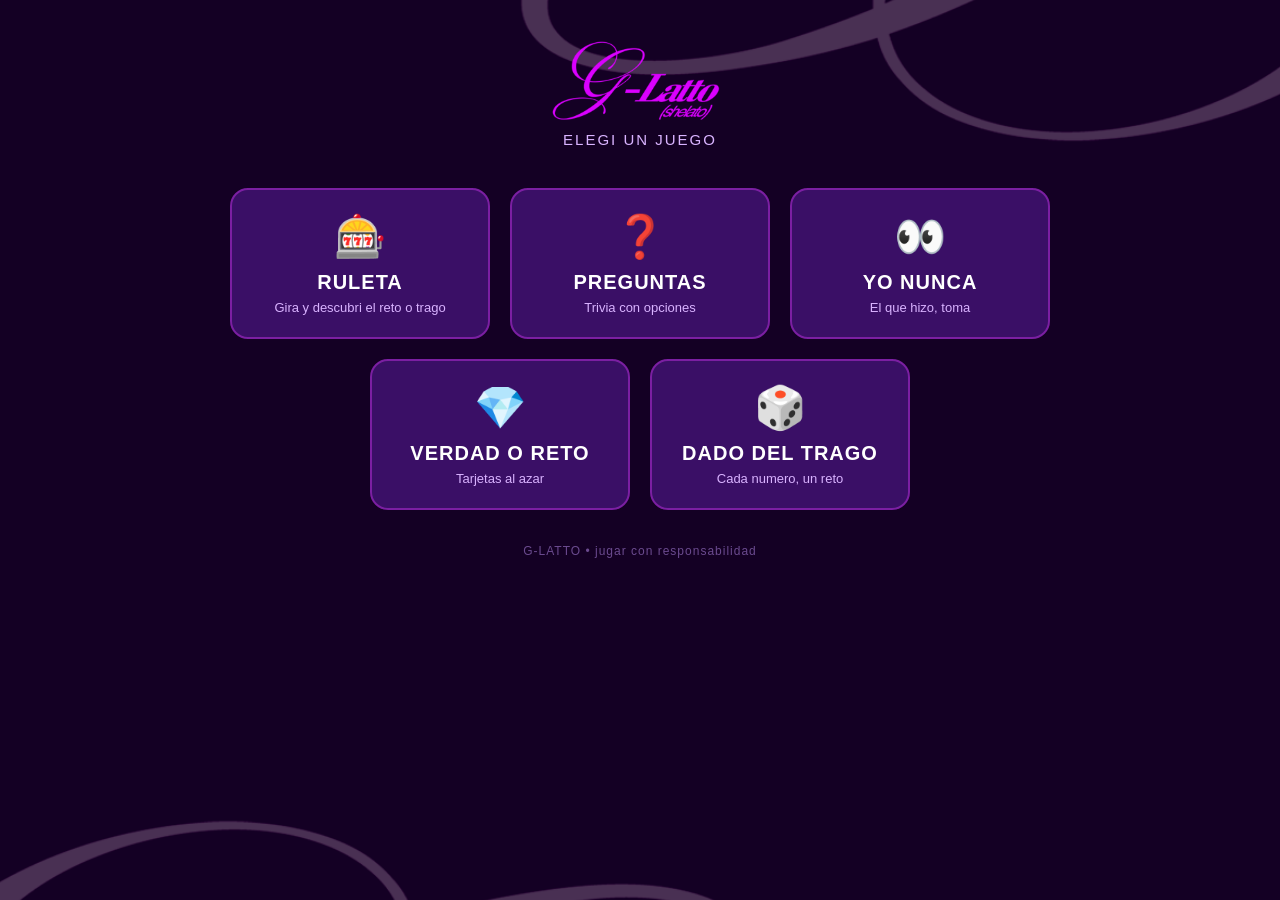
<file: index.html>
<!DOCTYPE html>
<html lang="es">
<head>
<meta charset="UTF-8">
<meta name="viewport" content="width=device-width, initial-scale=1, maximum-scale=1, user-scalable=no">
<title>G-LATTO - Juegos</title>
<link rel="manifest" href="manifest.json">
<link rel="icon" href="assets/icon-192.png">
<link rel="apple-touch-icon" href="assets/icon-touch.png">
<meta name="theme-color" content="#150429">
<meta name="mobile-web-app-capable" content="yes">
<meta name="apple-mobile-web-app-capable" content="yes">
<meta name="apple-mobile-web-app-status-bar-style" content="black-translucent">
<meta name="apple-mobile-web-app-title" content="G-Latto">
<link rel="stylesheet" href="css/style.css">
</head>
<body>

<div class="bg-fixed"></div>

<div class="wrap">

  <div class="top-header">
    <img class="logo" src="assets/glatto-logo.png" alt="G-Latto">
    <div class="subtitle">Elegi un juego</div>
  </div>

  <div class="game-list" id="gameList">

    <a class="game-card" href="ruleta.html">
      <span class="icon">&#127920;</span>
      <span class="name">Ruleta</span>
      <div class="desc">Gira y descubri el reto o trago</div>
    </a>

    <a class="game-card" href="preguntas.html">
      <span class="icon">&#10067;</span>
      <span class="name">Preguntas</span>
      <div class="desc">Trivia con opciones</div>
    </a>

    <a class="game-card" href="yonunca.html">
      <span class="icon">&#128064;</span>
      <span class="name">Yo Nunca</span>
      <div class="desc">El que hizo, toma</div>
    </a>

    <a class="game-card" href="verdadoreto.html">
      <span class="icon">&#128142;</span>
      <span class="name">Verdad o Reto</span>
      <div class="desc">Tarjetas al azar</div>
    </a>

    <a class="game-card" href="dado.html">
      <span class="icon">&#127922;</span>
      <span class="name">Dado del Trago</span>
      <div class="desc">Cada numero, un reto</div>
    </a>

  </div>

  <div class="footer-note">G-LATTO &bull; jugar con responsabilidad</div>

</div>

<div class="toast" id="toast"></div>

<script src="js/common.js"></script>
<script>
  (function () {
    var cards = document.querySelectorAll('.game-card.disabled');
    for (var i = 0; i < cards.length; i++) {
      cards[i].addEventListener('click', function (e) {
        e.preventDefault();
        var name = this.getAttribute('data-game');
        showToast(name + ': muy pronto');
      });
    }
  })();
</script>

</body>
</html>
</file>
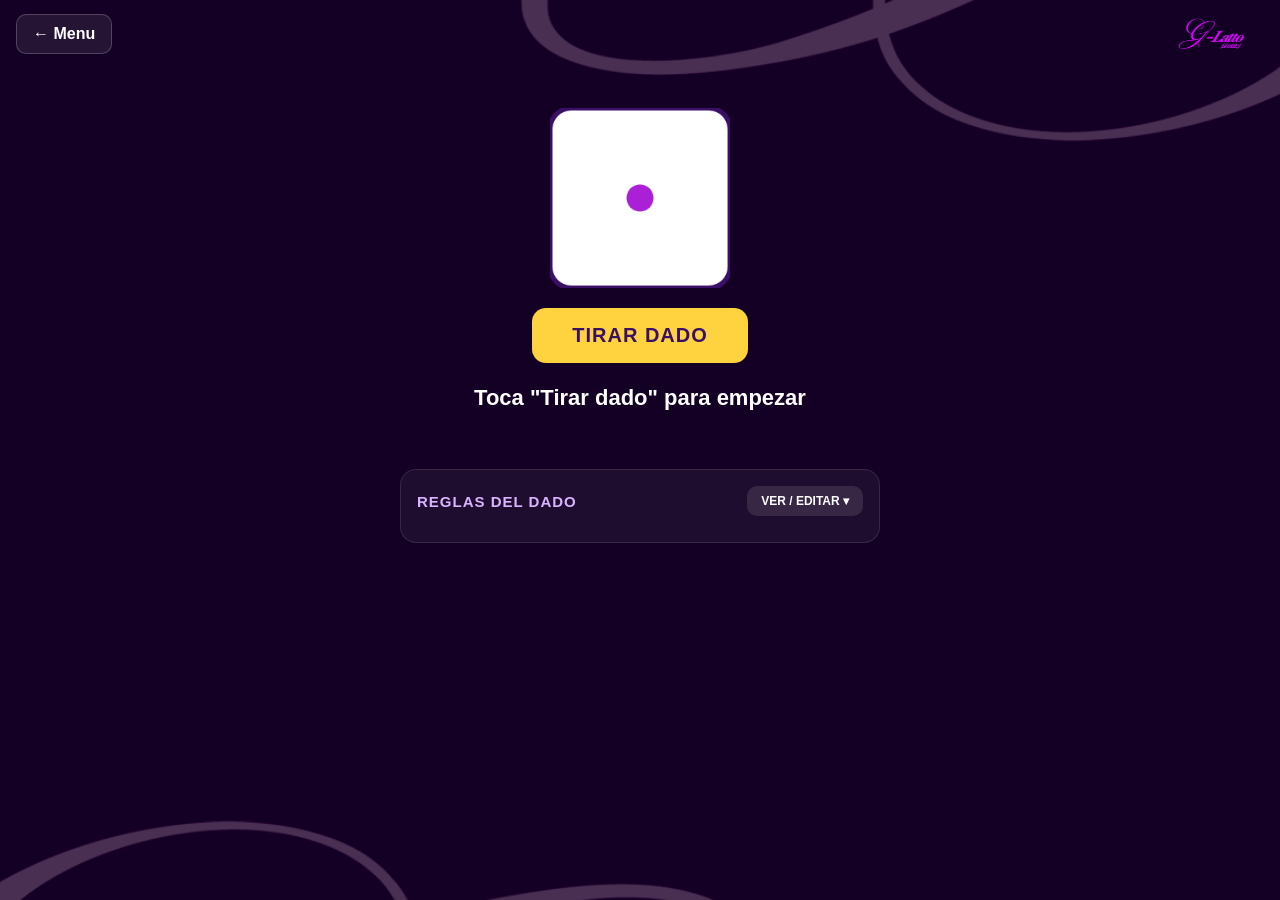
<file: dado.html>
<!DOCTYPE html>
<html lang="es">
<head>
<meta charset="UTF-8">
<meta name="viewport" content="width=device-width, initial-scale=1, maximum-scale=1, user-scalable=no">
<title>G-LATTO - Dado del Trago</title>
<link rel="manifest" href="manifest.json">
<link rel="icon" href="assets/icon-192.png">
<link rel="apple-touch-icon" href="assets/icon-touch.png">
<meta name="theme-color" content="#150429">
<meta name="mobile-web-app-capable" content="yes">
<meta name="apple-mobile-web-app-capable" content="yes">
<meta name="apple-mobile-web-app-status-bar-style" content="black-translucent">
<meta name="apple-mobile-web-app-title" content="G-Latto">
<link rel="stylesheet" href="css/style.css">
<link rel="stylesheet" href="css/dado.css">
</head>
<body>

<div class="bg-fixed"></div>

<div class="back-bar">
  <a class="back-link" href="index.html">&larr; Menu</a>
  <img class="mini-logo" src="assets/glatto-logo.png" alt="G-Latto">
</div>

<div class="wrap">

  <div class="dice-area">
    <canvas id="diceCanvas" width="220" height="220"></canvas>
    <button class="btn btn-gold roll-btn" id="rollBtn">Tirar dado</button>
    <div class="dice-rule" id="diceRule">Toca "Tirar dado" para empezar</div>
  </div>

  <div class="options-area">
    <div class="options-header">
      <span>Reglas del dado</span>
      <button class="btn-small" id="toggleListBtn">Ver / editar &#9662;</button>
    </div>

    <div class="options-body hidden" id="optionsBody">
      <ul class="options-list" id="rulesList"></ul>
    </div>
  </div>

</div>

<div class="result-overlay" id="editOverlay">
  <div class="result-card edit-card">
    <div class="result-label" id="editTitle">Editar regla</div>
    <input type="text" id="editRuleText" class="edit-input" maxlength="60" placeholder="Regla para este numero...">
    <div class="edit-actions">
      <button class="btn btn-secondary" id="cancelEditBtn">Cancelar</button>
      <button class="btn btn-gold" id="saveEditBtn">Guardar</button>
    </div>
  </div>
</div>

<div class="toast" id="toast"></div>

<script src="js/common.js"></script>
<script src="js/dado.js"></script>
</body>
</html>
</file>
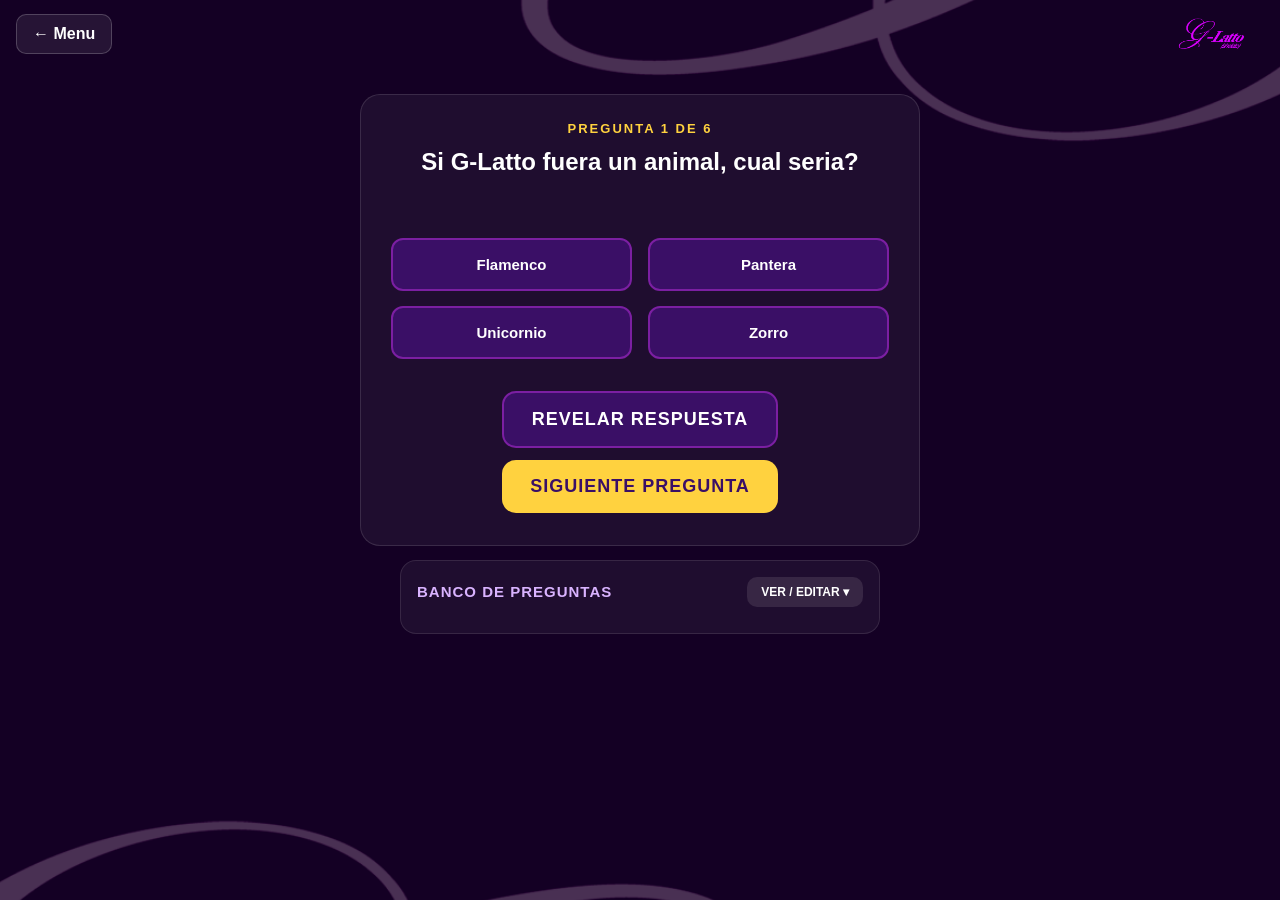
<file: preguntas.html>
<!DOCTYPE html>
<html lang="es">
<head>
<meta charset="UTF-8">
<meta name="viewport" content="width=device-width, initial-scale=1, maximum-scale=1, user-scalable=no">
<title>G-LATTO - Preguntas</title>
<link rel="manifest" href="manifest.json">
<link rel="icon" href="assets/icon-192.png">
<link rel="apple-touch-icon" href="assets/icon-touch.png">
<meta name="theme-color" content="#150429">
<meta name="mobile-web-app-capable" content="yes">
<meta name="apple-mobile-web-app-capable" content="yes">
<meta name="apple-mobile-web-app-status-bar-style" content="black-translucent">
<meta name="apple-mobile-web-app-title" content="G-Latto">
<link rel="stylesheet" href="css/style.css">
<link rel="stylesheet" href="css/preguntas.css">
</head>
<body>

<div class="bg-fixed"></div>

<div class="back-bar">
  <a class="back-link" href="index.html">&larr; Menu</a>
  <img class="mini-logo" src="assets/glatto-logo.png" alt="G-Latto">
</div>

<div class="wrap">

  <div class="quiz-area">
    <div class="question-card" id="questionCard">
      <div class="question-counter" id="questionCounter">Pregunta</div>
      <div class="question-text" id="questionText">Agrega preguntas para empezar</div>
      <div class="options-grid" id="optionsGrid"></div>
      <div class="quiz-actions">
        <button class="btn btn-secondary" id="revealBtn">Revelar respuesta</button>
        <button class="btn btn-gold" id="nextBtn">Siguiente pregunta</button>
      </div>
    </div>
  </div>

  <div class="options-area">
    <div class="options-header">
      <span>Banco de preguntas</span>
      <button class="btn-small" id="toggleListBtn">Ver / editar &#9662;</button>
    </div>

    <div class="options-body hidden" id="optionsBody">
      <div class="options-body-actions">
        <button class="btn-small" id="resetBtn">Restaurar</button>
      </div>

      <ul class="options-list" id="bankList"></ul>

      <button class="btn btn-secondary full-btn" id="addQuestionBtn">+ Agregar pregunta</button>
    </div>
  </div>

</div>

<div class="result-overlay" id="editOverlay">
  <div class="result-card edit-card">
    <div class="result-label" id="editTitle">Nueva pregunta</div>

    <input type="text" id="editQuestionText" class="edit-input" maxlength="90" placeholder="Escribi la pregunta...">
    <input type="text" id="editOpt0" class="edit-input" maxlength="40" placeholder="Opcion 1">
    <input type="text" id="editOpt1" class="edit-input" maxlength="40" placeholder="Opcion 2">
    <input type="text" id="editOpt2" class="edit-input" maxlength="40" placeholder="Opcion 3 (opcional)">
    <input type="text" id="editOpt3" class="edit-input" maxlength="40" placeholder="Opcion 4 (opcional)">

    <div class="correct-label">Cual es la correcta?</div>
    <div class="correct-picker" id="correctPicker">
      <button class="pill" data-index="0">1</button>
      <button class="pill" data-index="1">2</button>
      <button class="pill" data-index="2">3</button>
      <button class="pill" data-index="3">4</button>
    </div>

    <div class="edit-actions">
      <button class="btn btn-secondary" id="cancelEditBtn">Cancelar</button>
      <button class="btn btn-gold" id="saveEditBtn">Guardar</button>
    </div>
  </div>
</div>

<div class="toast" id="toast"></div>

<script src="js/common.js"></script>
<script src="js/preguntas.js"></script>
</body>
</html>
</file>
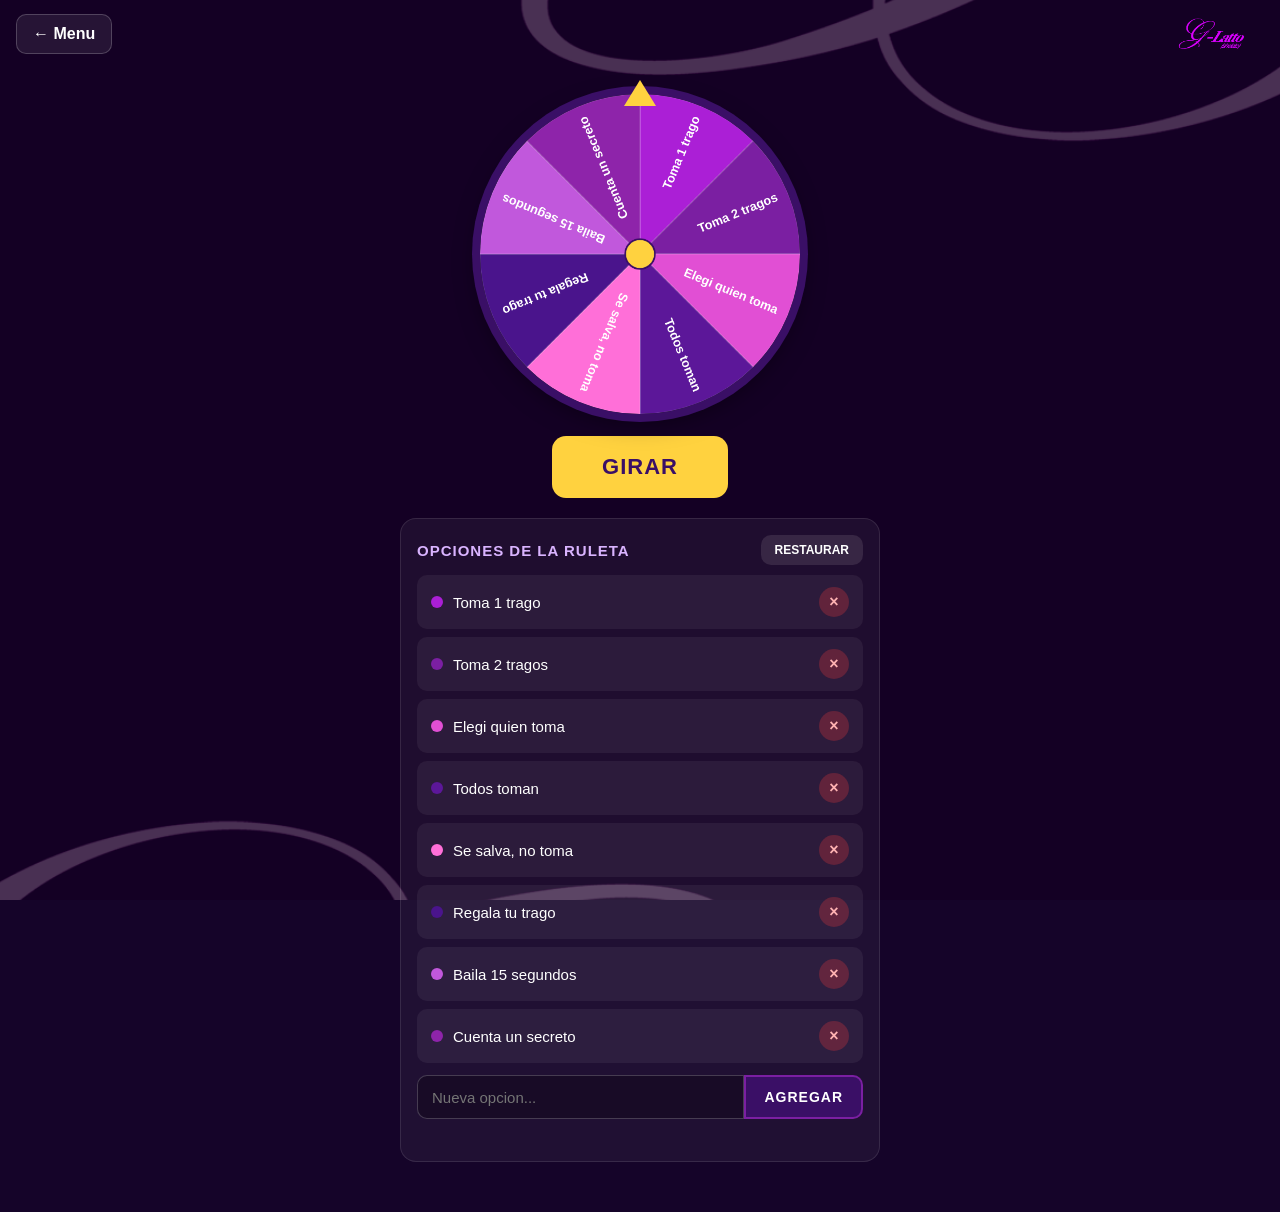
<file: ruleta.html>
<!DOCTYPE html>
<html lang="es">
<head>
<meta charset="UTF-8">
<meta name="viewport" content="width=device-width, initial-scale=1, maximum-scale=1, user-scalable=no">
<title>G-LATTO - Ruleta</title>
<link rel="manifest" href="manifest.json">
<link rel="icon" href="assets/icon-192.png">
<link rel="apple-touch-icon" href="assets/icon-touch.png">
<meta name="theme-color" content="#150429">
<meta name="mobile-web-app-capable" content="yes">
<meta name="apple-mobile-web-app-capable" content="yes">
<meta name="apple-mobile-web-app-status-bar-style" content="black-translucent">
<meta name="apple-mobile-web-app-title" content="G-Latto">
<link rel="stylesheet" href="css/style.css">
<link rel="stylesheet" href="css/ruleta.css">
</head>
<body>

<div class="bg-fixed"></div>

<div class="back-bar">
  <a class="back-link" href="index.html">&larr; Menu</a>
  <img class="mini-logo" src="assets/glatto-logo.png" alt="G-Latto">
</div>

<div class="wrap">

  <div class="ruleta-area">

    <div class="wheel-holder">
      <div class="pointer"></div>
      <div class="wheel-spin" id="wheelSpin">
        <canvas id="wheelCanvas" width="560" height="560"></canvas>
      </div>
    </div>

    <button class="btn btn-gold spin-btn" id="spinBtn">Girar</button>

  </div>

  <div class="options-area">

    <div class="options-header">
      <span>Opciones de la ruleta</span>
      <button class="btn-small" id="resetBtn">Restaurar</button>
    </div>

    <ul class="options-list" id="optionsList"></ul>

    <div class="add-row">
      <input type="text" id="newOption" maxlength="28" placeholder="Nueva opcion...">
      <button class="btn btn-secondary add-btn" id="addBtn">Agregar</button>
    </div>

    <div class="hint" id="hintMsg"></div>

  </div>

</div>

<div class="result-overlay" id="resultOverlay">
  <div class="result-card">
    <div class="result-label">Salio</div>
    <div class="result-text" id="resultText">-</div>
    <button class="btn btn-gold" id="closeResult">Listo</button>
  </div>
</div>

<div class="toast" id="toast"></div>

<script src="js/common.js"></script>
<script src="js/ruleta.js"></script>
</body>
</html>
</file>
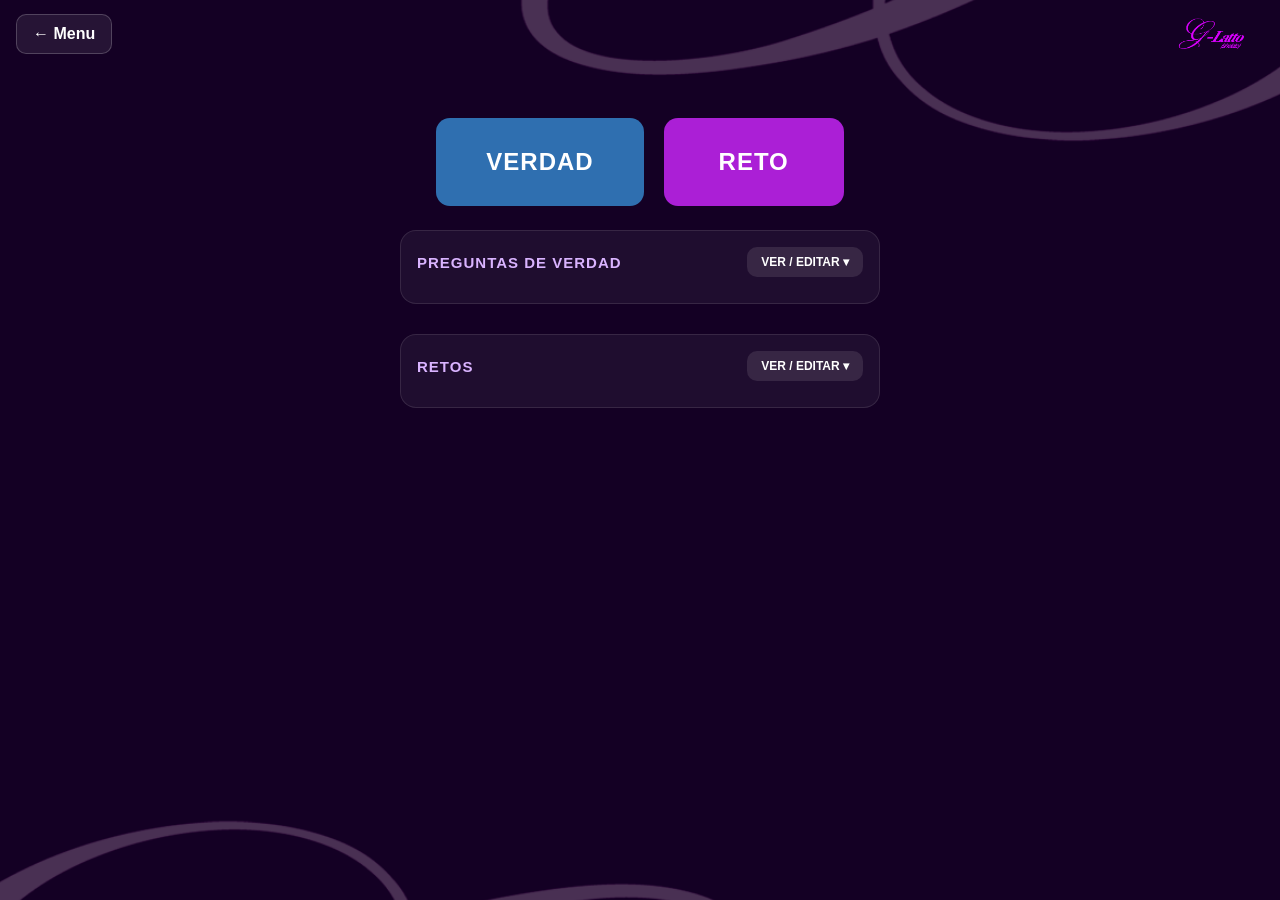
<file: verdadoreto.html>
<!DOCTYPE html>
<html lang="es">
<head>
<meta charset="UTF-8">
<meta name="viewport" content="width=device-width, initial-scale=1, maximum-scale=1, user-scalable=no">
<title>G-LATTO - Verdad o Reto</title>
<link rel="manifest" href="manifest.json">
<link rel="icon" href="assets/icon-192.png">
<link rel="apple-touch-icon" href="assets/icon-touch.png">
<meta name="theme-color" content="#150429">
<meta name="mobile-web-app-capable" content="yes">
<meta name="apple-mobile-web-app-capable" content="yes">
<meta name="apple-mobile-web-app-status-bar-style" content="black-translucent">
<meta name="apple-mobile-web-app-title" content="G-Latto">
<link rel="stylesheet" href="css/style.css">
<link rel="stylesheet" href="css/verdadoreto.css">
</head>
<body>

<div class="bg-fixed"></div>

<div class="back-bar">
  <a class="back-link" href="index.html">&larr; Menu</a>
  <img class="mini-logo" src="assets/glatto-logo.png" alt="G-Latto">
</div>

<div class="wrap">

  <div class="vor-area">

    <div class="choice-row" id="choiceRow">
      <button class="btn vor-choice-btn vor-verdad" id="verdadBtn">Verdad</button>
      <button class="btn vor-choice-btn vor-reto" id="retoBtn">Reto</button>
    </div>

    <div class="question-card" id="cardArea" style="display:none;">
      <div class="question-counter" id="cardCounter">Verdad</div>
      <div class="question-text" id="cardText">-</div>
      <div class="quiz-actions">
        <button class="btn btn-secondary" id="backBtn">Volver</button>
        <button class="btn btn-gold" id="nextCardBtn">Otra</button>
      </div>
    </div>

  </div>

  <div class="options-area">
    <div class="options-header">
      <span>Preguntas de Verdad</span>
      <button class="btn-small" id="toggleVerdadBtn">Ver / editar &#9662;</button>
    </div>
    <div class="options-body hidden" id="verdadBody">
      <div class="options-body-actions">
        <button class="btn-small" id="resetVerdadBtn">Restaurar</button>
      </div>
      <ul class="options-list" id="verdadList"></ul>
      <div class="add-row">
        <input type="text" id="newVerdad" maxlength="80" placeholder="Nueva pregunta de verdad...">
        <button class="btn btn-secondary add-btn" id="addVerdadBtn">Agregar</button>
      </div>
    </div>
  </div>

  <div class="options-area">
    <div class="options-header">
      <span>Retos</span>
      <button class="btn-small" id="toggleRetoBtn">Ver / editar &#9662;</button>
    </div>
    <div class="options-body hidden" id="retoBody">
      <div class="options-body-actions">
        <button class="btn-small" id="resetRetoBtn">Restaurar</button>
      </div>
      <ul class="options-list" id="retoList"></ul>
      <div class="add-row">
        <input type="text" id="newReto" maxlength="80" placeholder="Nuevo reto...">
        <button class="btn btn-secondary add-btn" id="addRetoBtn">Agregar</button>
      </div>
    </div>
  </div>

</div>

<div class="toast" id="toast"></div>

<script src="js/common.js"></script>
<script src="js/verdadoreto.js"></script>
</body>
</html>
</file>
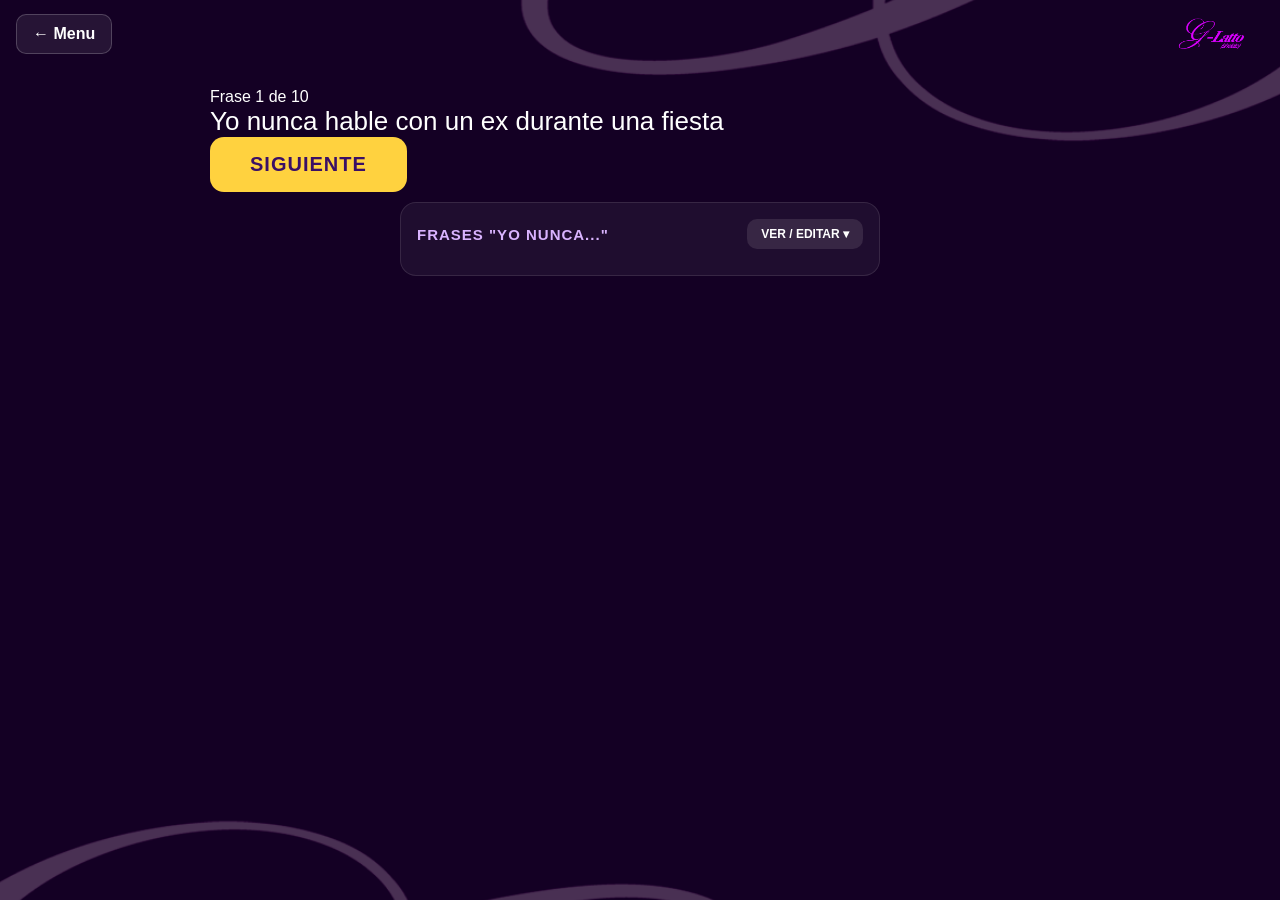
<file: yonunca.html>
<!DOCTYPE html>
<html lang="es">
<head>
<meta charset="UTF-8">
<meta name="viewport" content="width=device-width, initial-scale=1, maximum-scale=1, user-scalable=no">
<title>G-LATTO - Yo Nunca</title>
<link rel="manifest" href="manifest.json">
<link rel="icon" href="assets/icon-192.png">
<link rel="apple-touch-icon" href="assets/icon-touch.png">
<meta name="theme-color" content="#150429">
<meta name="mobile-web-app-capable" content="yes">
<meta name="apple-mobile-web-app-capable" content="yes">
<meta name="apple-mobile-web-app-status-bar-style" content="black-translucent">
<meta name="apple-mobile-web-app-title" content="G-Latto">
<link rel="stylesheet" href="css/style.css">
<link rel="stylesheet" href="css/yonunca.css">
</head>
<body>

<div class="bg-fixed"></div>

<div class="back-bar">
  <a class="back-link" href="index.html">&larr; Menu</a>
  <img class="mini-logo" src="assets/glatto-logo.png" alt="G-Latto">
</div>

<div class="wrap">

  <div class="quiz-area">
    <div class="question-card">
      <div class="question-counter" id="counter">Frase</div>
      <div class="question-text yn-text" id="phraseText">Agrega frases para empezar</div>
      <div class="quiz-actions">
        <button class="btn btn-gold" id="nextBtn">Siguiente</button>
      </div>
    </div>
  </div>

  <div class="options-area">
    <div class="options-header">
      <span>Frases "Yo nunca..."</span>
      <button class="btn-small" id="toggleListBtn">Ver / editar &#9662;</button>
    </div>

    <div class="options-body hidden" id="optionsBody">
      <div class="options-body-actions">
        <button class="btn-small" id="resetBtn">Restaurar</button>
      </div>

      <ul class="options-list" id="optionsList"></ul>

      <div class="add-row">
        <input type="text" id="newOption" maxlength="70" placeholder="Yo nunca...">
        <button class="btn btn-secondary add-btn" id="addBtn">Agregar</button>
      </div>

      <div class="hint" id="hintMsg"></div>
    </div>
  </div>

</div>

<div class="toast" id="toast"></div>

<script src="js/common.js"></script>
<script src="js/yonunca.js"></script>
</body>
</html>
</file>
<file: css/style.css>
/* G-LATTO app - estilos base
   Escrito para compatibilidad con Safari de iPad 2 (iOS9) y navegadores
   Android viejos: sin CSS variables, sin grid, sin gap en flexbox. */

* {
  margin: 0;
  padding: 0;
  -webkit-box-sizing: border-box;
  box-sizing: border-box;
  -webkit-tap-highlight-color: transparent;
}

html, body {
  width: 100%;
  height: 100%;
}

body {
  font-family: "Helvetica Neue", Helvetica, Arial, sans-serif;
  background-color: #150429;
  color: #ffffff;
  overflow-x: hidden;
  min-height: 100%;
}

/* fondo fijo con el logo G-Latto tono sobre tono.
   Se usa un div con position:fixed en vez de background-attachment:fixed
   porque ese ultimo tiene bugs conocidos en Safari de iOS viejo. */
.bg-fixed {
  position: fixed;
  top: 0;
  left: 0;
  right: 0;
  bottom: 0;
  width: 100%;
  height: 100%;
  background-color: #150429;
  background-image: url('../assets/g-latto-bg.png');
  background-repeat: no-repeat;
  background-position: center center;
  background-size: cover;
  z-index: -1;
}

/* evita seleccionar texto sin querer al tocar rapido en la tablet */
body, button, h1, h2, h3, p {
  -webkit-user-select: none;
  -moz-user-select: none;
  user-select: none;
}

input {
  -webkit-user-select: text;
  user-select: text;
}

.wrap {
  width: 100%;
  max-width: 900px;
  margin: 0 auto;
  padding: 20px;
}

/* header con logo */
.top-header {
  text-align: center;
  padding: 18px 10px 10px 10px;
}

.top-header img.logo {
  width: 260px;
  max-width: 70%;
  height: auto;
  display: block;
  margin: 0 auto;
}

.subtitle {
  color: #d9b3ff;
  font-size: 15px;
  letter-spacing: 2px;
  text-transform: uppercase;
  margin-top: 6px;
}

/* grilla de juegos, con flexbox (no grid) para compatibilidad */
.game-list {
  display: -webkit-box;
  display: -webkit-flex;
  display: flex;
  -webkit-flex-wrap: wrap;
  flex-wrap: wrap;
  -webkit-justify-content: center;
  justify-content: center;
  margin-top: 20px;
}

.game-card {
  width: 260px;
  margin: 10px;
  padding: 22px 16px;
  border-radius: 18px;
  background-color: #3a0f66;
  border: 2px solid #7b1fa2;
  text-align: center;
  text-decoration: none;
  color: #ffffff;
  -webkit-transition: -webkit-transform 0.12s ease-out, background-color 0.12s ease-out;
  transition: transform 0.12s ease-out, background-color 0.12s ease-out;
}

.game-card:active {
  -webkit-transform: scale(0.96);
  transform: scale(0.96);
  background-color: #4d1585;
}

.game-card .icon {
  font-size: 42px;
  display: block;
  margin-bottom: 10px;
}

.game-card .name {
  font-size: 20px;
  font-weight: bold;
  text-transform: uppercase;
  letter-spacing: 1px;
}

.game-card .desc {
  font-size: 13px;
  color: #d9b3ff;
  margin-top: 6px;
}

.game-card.disabled {
  background-color: #26123f;
  border-color: #4a2a70;
  color: #8a7aa3;
  opacity: 0.75;
}

.game-card.disabled .name {
  color: #a893c2;
}

.badge-soon {
  display: inline-block;
  margin-top: 8px;
  font-size: 11px;
  padding: 3px 10px;
  border-radius: 12px;
  background-color: #ffd23f;
  color: #3a0f66;
  font-weight: bold;
  letter-spacing: 1px;
  text-transform: uppercase;
}

/* botones grandes tactiles reutilizables */
.btn {
  display: inline-block;
  padding: 16px 28px;
  border-radius: 14px;
  border: none;
  background-color: #ab1fd6;
  color: #ffffff;
  font-size: 18px;
  font-weight: bold;
  text-transform: uppercase;
  letter-spacing: 1px;
  text-decoration: none;
  text-align: center;
  -webkit-transition: -webkit-transform 0.1s ease-out;
  transition: transform 0.1s ease-out;
}

.btn:active {
  -webkit-transform: scale(0.95);
  transform: scale(0.95);
}

.btn-secondary {
  background-color: #3a0f66;
  border: 2px solid #7b1fa2;
}

.btn-gold {
  background-color: #ffd23f;
  color: #3a0f66;
}

.btn[disabled], .btn.disabled {
  background-color: #4a2a70;
  color: #8a7aa3;
}

/* boton volver arriba de todo */
.back-bar {
  display: -webkit-box;
  display: -webkit-flex;
  display: flex;
  -webkit-align-items: center;
  align-items: center;
  -webkit-justify-content: space-between;
  justify-content: space-between;
  padding: 14px 16px;
}

.back-link {
  color: #ffffff;
  text-decoration: none;
  font-size: 16px;
  font-weight: bold;
  padding: 10px 16px;
  background-color: rgba(255,255,255,0.08);
  border-radius: 10px;
  border: 1px solid rgba(255,255,255,0.2);
}

.back-link:active {
  background-color: rgba(255,255,255,0.18);
}

.mini-logo {
  height: 34px;
  width: auto;
}

/* panel de lista reutilizable (opciones de ruleta, banco de preguntas, etc) */
.options-area {
  max-width: 480px;
  margin: 10px auto 30px auto;
  background-color: rgba(255,255,255,0.05);
  border-radius: 16px;
  padding: 16px;
  border: 1px solid rgba(255,255,255,0.1);
}

.options-header {
  display: -webkit-box;
  display: -webkit-flex;
  display: flex;
  -webkit-justify-content: space-between;
  justify-content: space-between;
  -webkit-align-items: center;
  align-items: center;
  font-size: 15px;
  font-weight: bold;
  text-transform: uppercase;
  letter-spacing: 1px;
  color: #d9b3ff;
  margin-bottom: 10px;
}

.btn-small {
  border: none;
  background-color: rgba(255,255,255,0.1);
  color: #ffffff;
  padding: 8px 14px;
  border-radius: 10px;
  font-size: 12px;
  font-weight: bold;
  text-transform: uppercase;
}

.btn-small:active {
  background-color: rgba(255,255,255,0.2);
}

.options-list {
  list-style: none;
}

.options-list li {
  display: -webkit-box;
  display: -webkit-flex;
  display: flex;
  -webkit-align-items: center;
  align-items: center;
  -webkit-justify-content: space-between;
  justify-content: space-between;
  background-color: rgba(255,255,255,0.06);
  padding: 12px 14px;
  border-radius: 10px;
  margin-bottom: 8px;
  font-size: 15px;
}

.options-list li .remove-btn {
  border: none;
  background-color: rgba(255,60,60,0.25);
  color: #ffb3b3;
  width: 30px;
  height: 30px;
  border-radius: 50%;
  font-size: 16px;
  font-weight: bold;
  line-height: 1;
  margin-left: 10px;
  -webkit-flex-shrink: 0;
  flex-shrink: 0;
}

/* overlay modal reutilizable (resultado de ruleta, edicion de preguntas, etc) */
.result-overlay {
  position: fixed;
  top: 0;
  left: 0;
  width: 100%;
  height: 100%;
  background-color: rgba(10,2,20,0.88);
  display: none;
  -webkit-box-align: center;
  -webkit-align-items: center;
  align-items: center;
  -webkit-box-pack: center;
  -webkit-justify-content: center;
  justify-content: center;
  z-index: 100;
  overflow-y: auto;
  padding: 20px 0;
}

.result-overlay.show {
  display: -webkit-box;
  display: -webkit-flex;
  display: flex;
}

.result-card {
  background-color: #3a0f66;
  border: 2px solid #ab1fd6;
  border-radius: 22px;
  padding: 34px 30px;
  text-align: center;
  width: 82%;
  max-width: 420px;
}

.result-label {
  color: #ffd23f;
  text-transform: uppercase;
  letter-spacing: 2px;
  font-size: 14px;
  font-weight: bold;
  margin-bottom: 10px;
}

/* modal de edicion reutilizable (preguntas, dado, etc) */
.edit-card {
  width: 90%;
  max-width: 440px;
  text-align: left;
}

.edit-input {
  display: block;
  width: 100%;
  padding: 12px 14px;
  margin-bottom: 10px;
  border-radius: 10px;
  border: 1px solid rgba(255,255,255,0.2);
  background-color: rgba(0,0,0,0.25);
  color: #ffffff;
  font-size: 15px;
}

.edit-actions {
  display: -webkit-box;
  display: -webkit-flex;
  display: flex;
  -webkit-justify-content: space-between;
  justify-content: space-between;
}

.edit-actions .btn {
  -webkit-box-flex: 1;
  -webkit-flex-grow: 1;
  flex-grow: 1;
  margin: 0 5px;
}

.bank-item-text {
  -webkit-box-flex: 1;
  -webkit-flex-grow: 1;
  flex-grow: 1;
  text-align: left;
  word-break: break-word;
  padding-right: 8px;
}

.bank-item-actions {
  display: -webkit-box;
  display: -webkit-flex;
  display: flex;
  -webkit-flex-shrink: 0;
  flex-shrink: 0;
}

.edit-btn {
  border: none;
  background-color: rgba(255,255,255,0.12);
  color: #ffffff;
  width: 34px;
  height: 30px;
  border-radius: 8px;
  font-size: 14px;
  margin-right: 6px;
}

.options-body.hidden {
  display: none;
}

.options-body-actions {
  text-align: right;
  margin-bottom: 10px;
}

.footer-note {
  text-align: center;
  color: #6b4a8f;
  font-size: 12px;
  padding: 24px 10px;
  letter-spacing: 1px;
}

/* toast simple para "proximamente" */
.toast {
  position: fixed;
  left: 50%;
  bottom: 40px;
  -webkit-transform: translateX(-50%) translateY(20px);
  transform: translateX(-50%) translateY(20px);
  background-color: #ffd23f;
  color: #3a0f66;
  padding: 14px 22px;
  border-radius: 30px;
  font-weight: bold;
  font-size: 15px;
  opacity: 0;
  visibility: hidden;
  -webkit-transition: opacity 0.25s ease-out, -webkit-transform 0.25s ease-out;
  transition: opacity 0.25s ease-out, transform 0.25s ease-out;
  z-index: 50;
  white-space: nowrap;
}

.toast.show {
  opacity: 1;
  visibility: visible;
  -webkit-transform: translateX(-50%) translateY(0);
  transform: translateX(-50%) translateY(0);
}
</file>
<file: css/dado.css>
/* estilos especificos de la pantalla de dado */

.dice-area {
  text-align: center;
  padding: 20px 10px 10px 10px;
}

#diceCanvas {
  width: 180px;
  height: 180px;
  margin: 0 auto 20px auto;
  display: block;
}

.roll-btn {
  font-size: 20px;
  padding: 16px 40px;
}

.dice-rule {
  max-width: 480px;
  margin: 22px auto 30px auto;
  font-size: 22px;
  font-weight: bold;
  min-height: 34px;
  padding: 0 10px;
}

.options-list li .rule-number {
  display: inline-block;
  width: 26px;
  height: 26px;
  border-radius: 50%;
  background-color: #ab1fd6;
  color: #ffffff;
  font-size: 13px;
  font-weight: bold;
  text-align: center;
  line-height: 26px;
  margin-right: 10px;
  -webkit-flex-shrink: 0;
  flex-shrink: 0;
}
</file>
<file: css/preguntas.css>
/* estilos especificos de la pantalla de preguntas */

.quiz-area {
  padding: 6px 10px 4px 10px;
}

.question-card {
  max-width: 560px;
  margin: 0 auto;
  background-color: rgba(255,255,255,0.05);
  border: 1px solid rgba(255,255,255,0.12);
  border-radius: 20px;
  padding: 26px 22px;
}

.question-counter {
  text-align: center;
  color: #ffd23f;
  font-size: 13px;
  font-weight: bold;
  letter-spacing: 2px;
  text-transform: uppercase;
  margin-bottom: 10px;
}

.question-text {
  text-align: center;
  font-size: 24px;
  font-weight: bold;
  line-height: 1.3;
  margin-bottom: 22px;
  min-height: 62px;
}

.options-grid {
  display: -webkit-box;
  display: -webkit-flex;
  display: flex;
  -webkit-flex-wrap: wrap;
  flex-wrap: wrap;
  -webkit-justify-content: center;
  justify-content: center;
}

.option-btn {
  width: 47%;
  margin: 1.5%;
  padding: 16px 10px;
  border-radius: 12px;
  border: 2px solid #7b1fa2;
  background-color: #3a0f66;
  color: #ffffff;
  font-size: 15px;
  font-weight: bold;
  text-align: center;
  word-break: break-word;
  -webkit-transition: -webkit-transform 0.1s ease-out, background-color 0.15s;
  transition: transform 0.1s ease-out, background-color 0.15s;
}

.option-btn:active {
  -webkit-transform: scale(0.97);
  transform: scale(0.97);
}

.option-btn.selected {
  background-color: #ab1fd6;
  border-color: #d05ffb;
}

.option-btn.correct {
  background-color: #2e7d32;
  border-color: #66bb6a;
}

.option-btn.wrong {
  background-color: #8e2323;
  border-color: #d16a6a;
}

.option-btn.locked {
  pointer-events: none;
}

.quiz-actions {
  display: -webkit-box;
  display: -webkit-flex;
  display: flex;
  -webkit-justify-content: center;
  justify-content: center;
  -webkit-flex-wrap: wrap;
  flex-wrap: wrap;
  margin-top: 18px;
}

.quiz-actions .btn {
  margin: 6px;
}

.full-btn {
  width: 100%;
  margin-top: 12px;
}

.correct-label {
  font-size: 12px;
  color: #d9b3ff;
  text-transform: uppercase;
  letter-spacing: 1px;
  margin: 6px 0 8px 0;
}

.correct-picker {
  display: -webkit-box;
  display: -webkit-flex;
  display: flex;
  margin-bottom: 18px;
}

.correct-picker .pill {
  width: 44px;
  height: 44px;
  border-radius: 50%;
  border: 2px solid #7b1fa2;
  background-color: rgba(255,255,255,0.06);
  color: #ffffff;
  font-weight: bold;
  font-size: 16px;
  margin-right: 10px;
}

.correct-picker .pill.active {
  background-color: #ffd23f;
  border-color: #ffd23f;
  color: #3a0f66;
}
</file>
<file: css/ruleta.css>
/* estilos especificos de la pantalla de ruleta */

.ruleta-area {
  text-align: center;
  padding: 6px 10px 10px 10px;
}

.wheel-holder {
  position: relative;
  width: 320px;
  height: 320px;
  margin: 0 auto 22px auto;
}

.wheel-spin {
  width: 100%;
  height: 100%;
  border-radius: 50%;
  -webkit-transform: rotate(0deg);
  transform: rotate(0deg);
  /* la transicion se setea desde JS al girar, para no animar la carga inicial */
  -webkit-box-shadow: 0 0 0 8px #3a0f66, 0 8px 24px rgba(0,0,0,0.5);
  box-shadow: 0 0 0 8px #3a0f66, 0 8px 24px rgba(0,0,0,0.5);
  border-radius: 50%;
  overflow: hidden;
}

.wheel-spin canvas {
  width: 100%;
  height: 100%;
  display: block;
}

.pointer {
  position: absolute;
  top: -14px;
  left: 50%;
  width: 0;
  height: 0;
  margin-left: -16px;
  border-left: 16px solid transparent;
  border-right: 16px solid transparent;
  border-top: 26px solid #ffd23f;
  z-index: 5;
  -webkit-transform: rotate(180deg);
  transform: rotate(180deg);
}

.spin-btn {
  font-size: 22px;
  padding: 18px 50px;
}

.spin-btn[disabled] {
  background-color: #4a2a70;
  color: #8a7aa3;
}

.options-list li .swatch {
  display: inline-block;
  width: 12px;
  height: 12px;
  border-radius: 50%;
  margin-right: 10px;
  -webkit-flex-shrink: 0;
  flex-shrink: 0;
}

.options-list li .opt-name {
  -webkit-box-flex: 1;
  -webkit-flex-grow: 1;
  flex-grow: 1;
  text-align: left;
  word-break: break-word;
}

.add-row {
  display: -webkit-box;
  display: -webkit-flex;
  display: flex;
  margin-top: 12px;
}

.add-row input {
  -webkit-box-flex: 1;
  -webkit-flex-grow: 1;
  flex-grow: 1;
  padding: 12px 14px;
  border-radius: 10px 0 0 10px;
  border: 1px solid rgba(255,255,255,0.2);
  background-color: rgba(0,0,0,0.25);
  color: #ffffff;
  font-size: 15px;
}

.add-row .add-btn {
  border-radius: 0 10px 10px 0;
  padding: 12px 18px;
  font-size: 14px;
}

.hint {
  margin-top: 10px;
  font-size: 12px;
  color: #a893c2;
  text-align: center;
  min-height: 16px;
}

.result-text {
  font-size: 30px;
  font-weight: bold;
  margin-bottom: 26px;
  word-break: break-word;
}
</file>
<file: css/verdadoreto.css>
/* estilos especificos de la pantalla Verdad o Reto */

.vor-area {
  padding: 20px 10px 4px 10px;
}

.choice-row {
  display: -webkit-box;
  display: -webkit-flex;
  display: flex;
  -webkit-justify-content: center;
  justify-content: center;
  -webkit-flex-wrap: wrap;
  flex-wrap: wrap;
}

.vor-choice-btn {
  font-size: 24px;
  padding: 30px 50px;
  margin: 10px;
  min-width: 180px;
}

.vor-verdad {
  background-color: #2f6fb0;
}

.vor-reto {
  background-color: #ab1fd6;
}

.question-card #cardText {
  font-size: 24px;
}
</file>
<file: css/yonunca.css>
/* estilos especificos de la pantalla Yo Nunca */

.yn-text {
  font-size: 26px;
}

#nextBtn {
  font-size: 20px;
  padding: 16px 40px;
}
</file>
